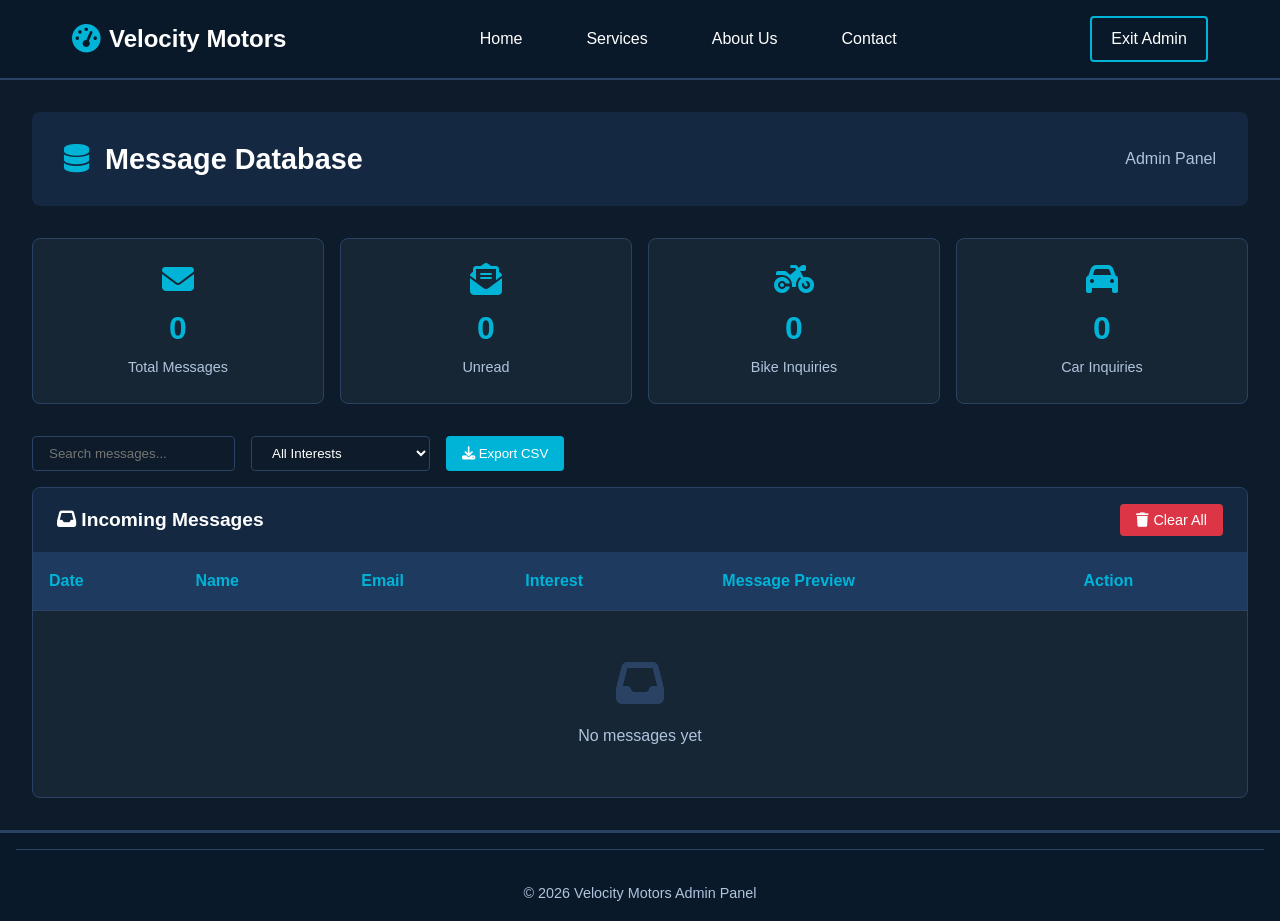
<file: admin.html>
<!DOCTYPE html>
<html lang="en">
<head>
    <meta charset="UTF-8">
    <meta name="viewport" content="width=device-width, initial-scale=1.0">
    <title>Admin - Message Database | Velocity Motors</title>
    <link rel="stylesheet" href="style.css">
    <link rel="stylesheet" href="https://cdnjs.cloudflare.com/ajax/libs/font-awesome/6.4.0/css/all.min.css">
    <style>
        .admin-container {
            max-width: 1400px;
            margin: 0 auto;
            padding: 2rem;
        }

        .admin-header {
            background: var(--primary);
            padding: 1.5rem 2rem;
            border-radius: 8px;
            margin-bottom: 2rem;
            display: flex;
            justify-content: space-between;
            align-items: center;
        }

        .admin-header h1 {
            font-size: 1.8rem;
        }

        .admin-header h1 i {
            color: var(--accent);
            margin-right: 0.5rem;
        }

        .stats-bar {
            display: grid;
            grid-template-columns: repeat(auto-fit, minmax(200px, 1fr));
            gap: 1rem;
            margin-bottom: 2rem;
        }

        .stat-box {
            background: var(--bg-card);
            padding: 1.5rem;
            border-radius: 8px;
            border: 1px solid var(--border);
            text-align: center;
        }

        .stat-box i {
            font-size: 2rem;
            color: var(--accent);
            margin-bottom: 0.5rem;
        }

        .stat-number {
            font-size: 2rem;
            font-weight: bold;
            display: block;
        }

        .stat-label {
            color: var(--text-muted);
            font-size: 0.9rem;
        }

        .messages-table-wrapper {
            background: var(--bg-card);
            border-radius: 8px;
            border: 1px solid var(--border);
            overflow: hidden;
        }

        .table-header {
            padding: 1rem 1.5rem;
            background: var(--primary);
            display: flex;
            justify-content: space-between;
            align-items: center;
        }

        .table-header h2 {
            font-size: 1.2rem;
        }

        .btn-clear {
            padding: 0.5rem 1rem;
            background: #dc3545;
            color: white;
            border: none;
            border-radius: 4px;
            cursor: pointer;
            font-size: 0.9rem;
        }

        .btn-clear:hover {
            background: #c82333;
        }

        .messages-table {
            width: 100%;
            border-collapse: collapse;
        }

        .messages-table th,
        .messages-table td {
            padding: 1rem;
            text-align: left;
            border-bottom: 1px solid var(--border);
        }

        .messages-table th {
            background: var(--primary-light);
            font-weight: 600;
            color: var(--accent);
        }

        .messages-table tr:hover {
            background: var(--primary);
        }

        .messages-table .unread {
            background: rgba(0, 180, 216, 0.1);
        }

        .messages-table .unread td:first-child {
            border-left: 3px solid var(--accent);
        }

        .message-preview {
            max-width: 300px;
            overflow: hidden;
            text-overflow: ellipsis;
            white-space: nowrap;
        }

        .interest-tag {
            display: inline-block;
            padding: 0.2rem 0.6rem;
            background: var(--accent);
            color: white;
            border-radius: 20px;
            font-size: 0.75rem;
        }

        .btn-view-msg {
            padding: 0.4rem 0.8rem;
            background: var(--accent);
            color: white;
            border: none;
            border-radius: 4px;
            cursor: pointer;
        }

        .btn-view-msg:hover {
            background: var(--accent-hover);
        }

        .no-messages {
            text-align: center;
            padding: 3rem;
            color: var(--text-muted);
        }

        .no-messages i {
            font-size: 3rem;
            margin-bottom: 1rem;
            color: var(--border);
        }

        /* Message Modal */
        .modal {
            display: none;
            position: fixed;
            top: 0;
            left: 0;
            right: 0;
            bottom: 0;
            background: rgba(0,0,0,0.8);
            z-index: 10000;
            align-items: center;
            justify-content: center;
        }

        .modal.active {
            display: flex;
        }

        .modal-content {
            background: var(--bg-card);
            border-radius: 8px;
            max-width: 600px;
            width: 90%;
            max-height: 80vh;
            overflow-y: auto;
            border: 1px solid var(--border);
        }

        .modal-header {
            padding: 1.5rem;
            border-bottom: 1px solid var(--border);
            display: flex;
            justify-content: space-between;
            align-items: center;
        }

        .modal-body {
            padding: 1.5rem;
        }

        .modal-row {
            margin-bottom: 1rem;
        }

        .modal-row label {
            display: block;
            color: var(--accent);
            font-size: 0.85rem;
            margin-bottom: 0.3rem;
        }

        .modal-row p {
            color: var(--text-light);
        }

        .modal-message {
            background: var(--bg-dark);
            padding: 1rem;
            border-radius: 4px;
            border: 1px solid var(--border);
        }

        .btn-close {
            background: none;
            border: none;
            color: var(--text-muted);
            font-size: 1.5rem;
            cursor: pointer;
        }

        .btn-close:hover {
            color: var(--accent);
        }

        .filter-bar {
            display: flex;
            gap: 1rem;
            margin-bottom: 1rem;
            flex-wrap: wrap;
        }

        .filter-bar input,
        .filter-bar select {
            padding: 0.5rem 1rem;
            background: var(--bg-dark);
            border: 1px solid var(--border);
            border-radius: 4px;
            color: var(--text-light);
        }

        .btn-export {
            padding: 0.5rem 1rem;
            background: var(--accent);
            color: white;
            border: none;
            border-radius: 4px;
            cursor: pointer;
        }
    </style>
</head>
<body>
    <nav class="navbar">
        <div class="nav-container">
            <div class="logo">
                <i class="fas fa-tachometer-alt"></i>
                <span>Velocity Motors</span>
            </div>
            <ul class="nav-links">
                <li><a href="index.html">Home</a></li>
                <li><a href="services.html">Services</a></li>
                <li><a href="about.html">About Us</a></li>
                <li><a href="contact.html">Contact</a></li>
            </ul>
            <div class="auth-buttons">
                <a href="index.html" class="btn-login">Exit Admin</a>
            </div>
        </div>
    </nav>

    <div class="admin-container">
        <div class="admin-header">
            <h1><i class="fas fa-database"></i> Message Database</h1>
            <span style="color: var(--text-muted);">Admin Panel</span>
        </div>

        <div class="stats-bar">
            <div class="stat-box">
                <i class="fas fa-envelope"></i>
                <span class="stat-number" id="totalMessages">0</span>
                <span class="stat-label">Total Messages</span>
            </div>
            <div class="stat-box">
                <i class="fas fa-envelope-open-text"></i>
                <span class="stat-number" id="unreadMessages">0</span>
                <span class="stat-label">Unread</span>
            </div>
            <div class="stat-box">
                <i class="fas fa-motorcycle"></i>
                <span class="stat-number" id="bikeInquiries">0</span>
                <span class="stat-label">Bike Inquiries</span>
            </div>
            <div class="stat-box">
                <i class="fas fa-car"></i>
                <span class="stat-number" id="carInquiries">0</span>
                <span class="stat-label">Car Inquiries</span>
            </div>
        </div>

        <div class="filter-bar">
            <input type="text" id="searchInput" placeholder="Search messages...">
            <select id="filterInterest">
                <option value="">All Interests</option>
                <option value="motorbike">Motorbike Purchase</option>
                <option value="sports-car">Sports Car Purchase</option>
                <option value="service">Maintenance Service</option>
                <option value="financing">Financing Options</option>
                <option value="trade-in">Trade-In Evaluation</option>
                <option value="other">Other Inquiry</option>
            </select>
            <button class="btn-export" onclick="exportMessages()">
                <i class="fas fa-download"></i> Export CSV
            </button>
        </div>

        <div class="messages-table-wrapper">
            <div class="table-header">
                <h2><i class="fas fa-inbox"></i> Incoming Messages</h2>
                <button class="btn-clear" onclick="clearAllMessages()">
                    <i class="fas fa-trash"></i> Clear All
                </button>
            </div>
            <table class="messages-table" id="messagesTable">
                <thead>
                    <tr>
                        <th>Date</th>
                        <th>Name</th>
                        <th>Email</th>
                        <th>Interest</th>
                        <th>Message Preview</th>
                        <th>Action</th>
                    </tr>
                </thead>
                <tbody id="messagesBody">
                </tbody>
            </table>
            <div class="no-messages" id="noMessages" style="display: none;">
                <i class="fas fa-inbox"></i>
                <p>No messages yet</p>
            </div>
        </div>
    </div>

    <!-- Message Modal -->
    <div class="modal" id="messageModal">
        <div class="modal-content">
            <div class="modal-header">
                <h3>Message Details</h3>
                <button class="btn-close" onclick="closeModal()">&times;</button>
            </div>
            <div class="modal-body" id="modalBody">
            </div>
        </div>
    </div>

    <footer class="footer footer-simple">
        <div class="footer-bottom">
            <p>&copy; 2026 Velocity Motors Admin Panel</p>
        </div>
    </footer>

    <script>
        let allMessages = [];

        function loadMessages() {
            allMessages = JSON.parse(localStorage.getItem('velocityMessages') || '[]');
            updateStats();
            renderMessages(allMessages);
        }

        function updateStats() {
            document.getElementById('totalMessages').textContent = allMessages.length;
            document.getElementById('unreadMessages').textContent = allMessages.filter(m => !m.read).length;
            document.getElementById('bikeInquiries').textContent = allMessages.filter(m =>
                m.interest === 'motorbike' || m.interest === 'service'
            ).length;
            document.getElementById('carInquiries').textContent = allMessages.filter(m =>
                m.interest === 'sports-car' || m.interest === 'trade-in'
            ).length;
        }

        function renderMessages(messages) {
            const tbody = document.getElementById('messagesBody');
            const noMessages = document.getElementById('noMessages');

            if (messages.length === 0) {
                tbody.innerHTML = '';
                noMessages.style.display = 'block';
                return;
            }

            noMessages.style.display = 'none';
            tbody.innerHTML = messages.map(msg => `
                <tr class="${msg.read ? '' : 'unread'}">
                    <td>${msg.date}</td>
                    <td>${msg.firstName} ${msg.lastName}</td>
                    <td>${msg.email}</td>
                    <td>${formatInterest(msg.interest)}</td>
                    <td class="message-preview" title="${msg.message || 'No message'}">${msg.message || 'No message'}</td>
                    <td>
                        <button class="btn-view-msg" onclick="viewMessage(${msg.id})">
                            <i class="fas fa-eye"></i> View
                        </button>
                    </td>
                </tr>
            `).join('');
        }

        function formatInterest(interest) {
            const labels = {
                'motorbike': 'Motorbike',
                'sports-car': 'Sports Car',
                'service': 'Service',
                'financing': 'Financing',
                'trade-in': 'Trade-In',
                'other': 'Other'
            };
            return `<span class="interest-tag">${labels[interest] || 'General'}</span>`;
        }

        function viewMessage(id) {
            const msg = allMessages.find(m => m.id === id);
            if (!msg) return;

            // Mark as read
            msg.read = true;
            localStorage.setItem('velocityMessages', JSON.stringify(allMessages));
            updateStats();
            filterMessages();

            const modalBody = document.getElementById('modalBody');
            modalBody.innerHTML = `
                <div class="modal-row">
                    <label>From</label>
                    <p><strong>${msg.firstName} ${msg.lastName}</strong> (${msg.email})</p>
                </div>
                <div class="modal-row">
                    <label>Phone</label>
                    <p>${msg.phone || 'Not provided'}</p>
                </div>
                <div class="modal-row">
                    <label>Interest</label>
                    <p>${formatInterest(msg.interest)}</p>
                </div>
                <div class="modal-row">
                    <label>Received</label>
                    <p>${msg.date}</p>
                </div>
                <div class="modal-row">
                    <label>Message</label>
                    <div class="modal-message">
                        <p>${msg.message || 'No message content'}</p>
                    </div>
                </div>
                <div class="modal-row">
                    <label>Newsletter Subscription</label>
                    <p>${msg.newsletter ? '<i class="fas fa-check" style="color: var(--accent);"></i> Subscribed' : 'Not subscribed'}</p>
                </div>
                <div style="margin-top: 1.5rem; text-align: right;">
                    <a href="mailto:${msg.email}" class="btn-login" style="margin-right: 0.5rem;">
                        <i class="fas fa-reply"></i> Reply via Email
                    </a>
                    <button class="btn-clear" onclick="deleteMessage(${msg.id}); closeModal();">
                        <i class="fas fa-trash"></i> Delete
                    </button>
                </div>
            `;

            document.getElementById('messageModal').classList.add('active');
        }

        function closeModal() {
            document.getElementById('messageModal').classList.remove('active');
        }

        function deleteMessage(id) {
            allMessages = allMessages.filter(m => m.id !== id);
            localStorage.setItem('velocityMessages', JSON.stringify(allMessages));
            updateStats();
            filterMessages();
            showToast('Message deleted', 'info');
        }

        function clearAllMessages() {
            if (confirm('Are you sure you want to delete ALL messages? This cannot be undone.')) {
                localStorage.removeItem('velocityMessages');
                allMessages = [];
                updateStats();
                renderMessages([]);
                showToast('All messages cleared', 'success');
            }
        }

        function filterMessages() {
            const search = document.getElementById('searchInput').value.toLowerCase();
            const interest = document.getElementById('filterInterest').value;

            let filtered = allMessages;

            if (search) {
                filtered = filtered.filter(m =>
                    m.firstName.toLowerCase().includes(search) ||
                    m.lastName.toLowerCase().includes(search) ||
                    m.email.toLowerCase().includes(search) ||
                    (m.message && m.message.toLowerCase().includes(search))
                );
            }

            if (interest) {
                filtered = filtered.filter(m => m.interest === interest);
            }

            renderMessages(filtered);
        }

        function exportMessages() {
            if (allMessages.length === 0) {
                showToast('No messages to export', 'error');
                return;
            }

            const csv = [
                ['Date', 'First Name', 'Last Name', 'Email', 'Phone', 'Interest', 'Message', 'Newsletter'].join(','),
                ...allMessages.map(m => [
                    m.date,
                    m.firstName,
                    m.lastName,
                    m.email,
                    m.phone || '',
                    m.interest,
                    `"${(m.message || '').replace(/"/g, '""')}"`,
                    m.newsletter ? 'Yes' : 'No'
                ].join(','))
            ].join('\n');

            const blob = new Blob([csv], { type: 'text/csv' });
            const url = URL.createObjectURL(blob);
            const a = document.createElement('a');
            a.href = url;
            a.download = `velocity-messages-${new Date().toISOString().split('T')[0]}.csv`;
            a.click();
            URL.revokeObjectURL(url);

            showToast('Messages exported successfully', 'success');
        }

        function showToast(text, type) {
            const toast = document.createElement('div');
            toast.style.cssText = `
                position: fixed;
                top: 100px;
                right: 20px;
                padding: 1rem 1.5rem;
                border-radius: 4px;
                color: white;
                font-weight: 500;
                z-index: 10001;
                animation: slideIn 0.3s ease;
                background: ${type === 'success' ? '#28a745' : type === 'error' ? '#dc3545' : '#17a2b8'};
            `;
            toast.textContent = text;
            document.body.appendChild(toast);
            setTimeout(() => toast.remove(), 3000);
        }

        // Event listeners
        document.getElementById('searchInput').addEventListener('input', filterMessages);
        document.getElementById('filterInterest').addEventListener('change', filterMessages);

        // Close modal on outside click
        document.getElementById('messageModal').addEventListener('click', (e) => {
            if (e.target.classList.contains('modal')) closeModal();
        });

        // Load messages on page load
        loadMessages();
    </script>
</body>
</html>
</file>
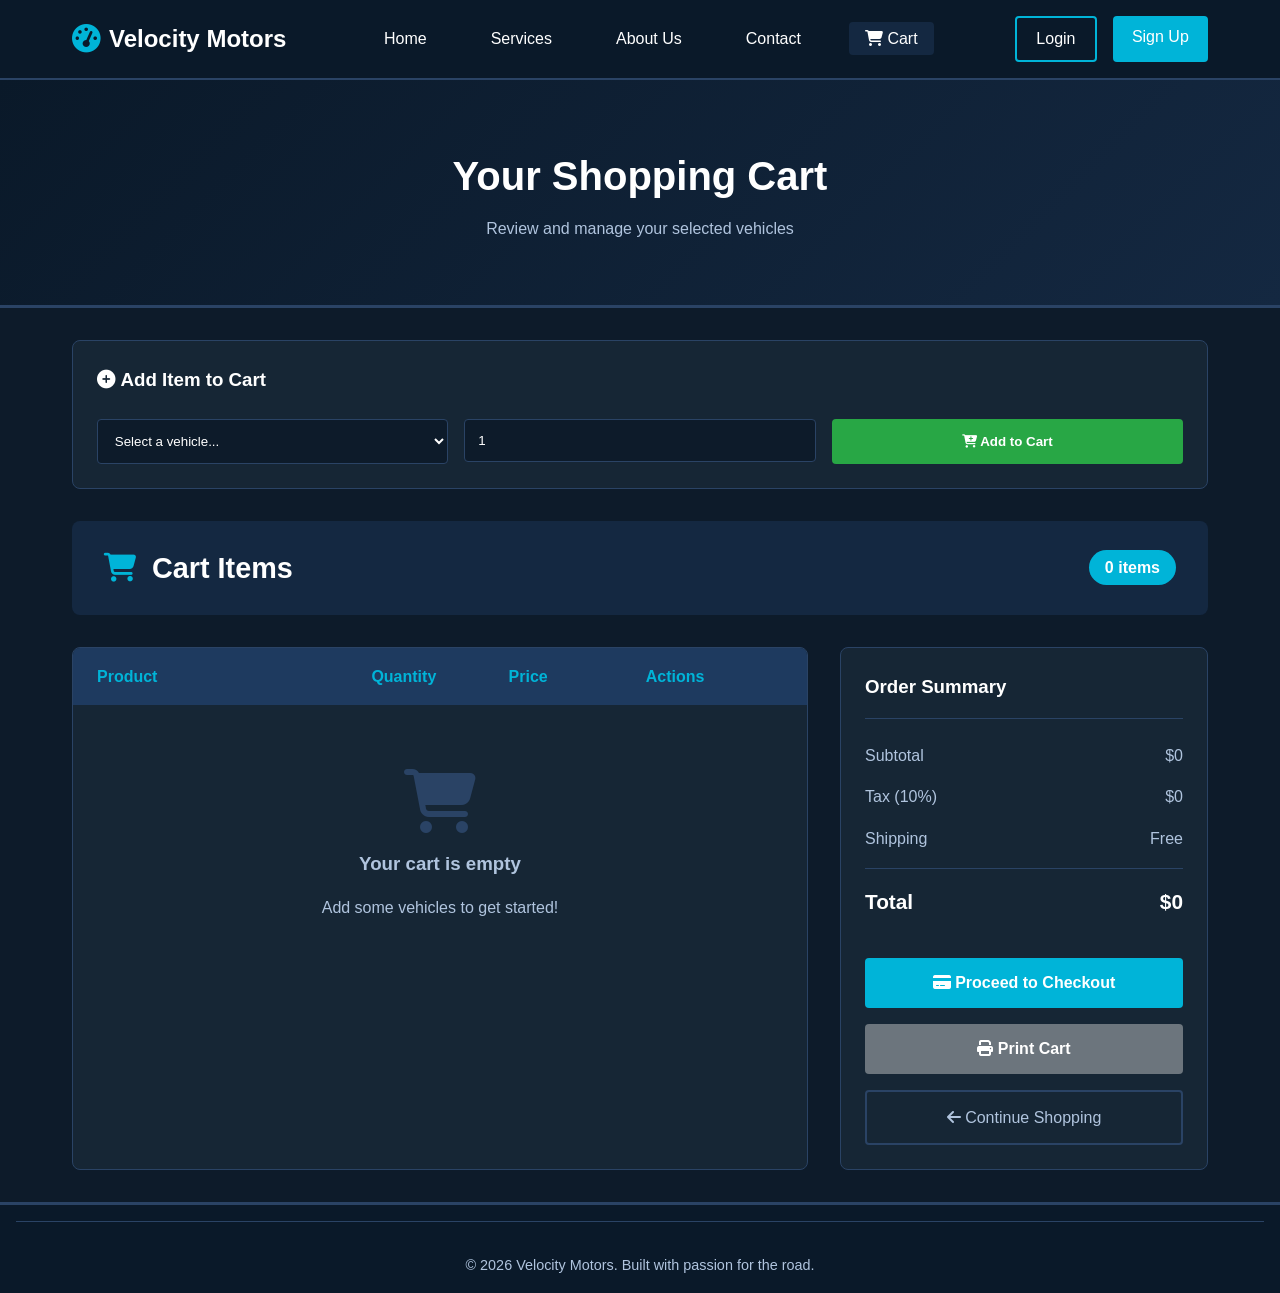
<file: cart.html>
<!DOCTYPE html>
<html lang="en">
<head>
    <meta charset="UTF-8">
    <meta name="viewport" content="width=device-width, initial-scale=1.0">
    <title>Shopping Cart - Velocity Motors</title>
    <link rel="stylesheet" href="style.css">
    <link rel="stylesheet" href="https://cdnjs.cloudflare.com/ajax/libs/font-awesome/6.4.0/css/all.min.css">
    <style>
        .cart-container {
            max-width: 1200px;
            margin: 0 auto;
            padding: 2rem;
        }

        .cart-header {
            background: var(--primary);
            padding: 1.5rem 2rem;
            border-radius: 8px;
            margin-bottom: 2rem;
            display: flex;
            justify-content: space-between;
            align-items: center;
        }

        .cart-header h1 {
            font-size: 1.8rem;
        }

        .cart-header h1 i {
            color: var(--accent);
            margin-right: 0.5rem;
        }

        .cart-count {
            background: var(--accent);
            color: white;
            padding: 0.3rem 1rem;
            border-radius: 20px;
            font-weight: bold;
        }

        .cart-content {
            display: grid;
            grid-template-columns: 2fr 1fr;
            gap: 2rem;
        }

        .cart-items-section {
            background: var(--bg-card);
            border-radius: 8px;
            border: 1px solid var(--border);
            overflow: hidden;
        }

        .cart-items-header {
            padding: 1rem 1.5rem;
            background: var(--primary-light);
            display: grid;
            grid-template-columns: 2fr 1fr 1fr 1fr;
            font-weight: 600;
            color: var(--accent);
        }

        .cart-item {
            padding: 1.5rem;
            border-bottom: 1px solid var(--border);
            display: grid;
            grid-template-columns: 2fr 1fr 1fr 1fr;
            align-items: center;
        }

        .cart-item:last-child {
            border-bottom: none;
        }

        .item-info {
            display: flex;
            align-items: center;
            gap: 1rem;
        }

        .item-image {
            width: 80px;
            height: 60px;
            border-radius: 4px;
            overflow: hidden;
            border: 1px solid var(--border);
        }

        .item-image img {
            width: 100%;
            height: 100%;
            object-fit: cover;
        }

        .item-details h4 {
            margin-bottom: 0.3rem;
        }

        .item-category {
            color: var(--text-muted);
            font-size: 0.85rem;
        }

        .quantity-control {
            display: flex;
            align-items: center;
            gap: 0.5rem;
        }

        .qty-btn {
            width: 30px;
            height: 30px;
            border: 1px solid var(--border);
            background: var(--bg-dark);
            color: var(--text-light);
            border-radius: 4px;
            cursor: pointer;
            transition: all 0.3s;
        }

        .qty-btn:hover {
            background: var(--accent);
            border-color: var(--accent);
        }

        .qty-value {
            width: 40px;
            text-align: center;
            font-weight: bold;
        }

        .item-price {
            font-weight: bold;
            color: var(--accent);
        }

        .item-actions {
            display: flex;
            gap: 0.5rem;
        }

        .btn-action {
            width: 35px;
            height: 35px;
            border: none;
            border-radius: 4px;
            cursor: pointer;
            transition: all 0.3s;
        }

        .btn-edit {
            background: #ffc107;
            color: #000;
        }

        .btn-edit:hover {
            background: #e0a800;
        }

        .btn-delete {
            background: #dc3545;
            color: white;
        }

        .btn-delete:hover {
            background: #c82333;
        }

        .btn-print {
            background: #6c757d;
            color: white;
        }

        .btn-print:hover {
            background: #5a6268;
        }

        .btn-remove {
            background: #dc3545;
            color: white;
        }

        .btn-remove:hover {
            background: #c82333;
        }

        .cart-summary {
            background: var(--bg-card);
            border-radius: 8px;
            border: 1px solid var(--border);
            padding: 1.5rem;
            height: fit-content;
        }

        .cart-summary h3 {
            margin-bottom: 1.5rem;
            padding-bottom: 1rem;
            border-bottom: 1px solid var(--border);
        }

        .summary-row {
            display: flex;
            justify-content: space-between;
            margin-bottom: 1rem;
            color: var(--text-muted);
        }

        .summary-row.total {
            font-size: 1.3rem;
            font-weight: bold;
            color: var(--text-light);
            padding-top: 1rem;
            border-top: 1px solid var(--border);
        }

        .btn-checkout {
            width: 100%;
            padding: 1rem;
            background: var(--accent);
            color: white;
            border: none;
            border-radius: 4px;
            font-size: 1rem;
            font-weight: bold;
            cursor: pointer;
            margin-top: 1.5rem;
            transition: all 0.3s;
        }

        .btn-checkout:hover {
            background: var(--accent-hover);
        }

        .btn-continue {
            display: block;
            text-align: center;
            padding: 0.8rem;
            background: transparent;
            border: 2px solid var(--border);
            color: var(--text-muted);
            border-radius: 4px;
            margin-top: 1rem;
            text-decoration: none;
        }

        .btn-continue:hover {
            border-color: var(--accent);
            color: var(--accent);
        }

        .empty-cart {
            text-align: center;
            padding: 4rem;
            color: var(--text-muted);
        }

        .empty-cart i {
            font-size: 4rem;
            margin-bottom: 1rem;
            color: var(--border);
        }

        .empty-cart h3 {
            margin-bottom: 1rem;
        }

        /* Add Item Form */
        .add-item-section {
            background: var(--bg-card);
            border-radius: 8px;
            border: 1px solid var(--border);
            padding: 1.5rem;
            margin-bottom: 2rem;
        }

        .add-item-section h3 {
            margin-bottom: 1.5rem;
        }

        .add-item-form {
            display: grid;
            grid-template-columns: repeat(auto-fit, minmax(200px, 1fr));
            gap: 1rem;
        }

        .add-item-form .form-group {
            margin-bottom: 0;
        }

        .add-item-form input,
        .add-item-form select {
            width: 100%;
            padding: 0.8rem;
            background: var(--bg-dark);
            border: 1px solid var(--border);
            border-radius: 4px;
            color: var(--text-light);
        }

        .btn-add {
            padding: 0.8rem 1.5rem;
            background: #28a745;
            color: white;
            border: none;
            border-radius: 4px;
            cursor: pointer;
            font-weight: bold;
            transition: all 0.3s;
        }

        .btn-add:hover {
            background: #218838;
        }

        /* Edit Modal */
        .modal {
            display: none;
            position: fixed;
            top: 0;
            left: 0;
            right: 0;
            bottom: 0;
            background: rgba(0,0,0,0.8);
            z-index: 10000;
            align-items: center;
            justify-content: center;
        }

        .modal.active {
            display: flex;
        }

        .modal-content {
            background: var(--bg-card);
            border-radius: 8px;
            max-width: 500px;
            width: 90%;
            border: 1px solid var(--border);
        }

        .modal-header {
            padding: 1.5rem;
            border-bottom: 1px solid var(--border);
            display: flex;
            justify-content: space-between;
            align-items: center;
        }

        .modal-body {
            padding: 1.5rem;
        }

        .modal-footer {
            padding: 1rem 1.5rem;
            border-top: 1px solid var(--border);
            display: flex;
            gap: 1rem;
            justify-content: flex-end;
        }

        .btn-close {
            background: none;
            border: none;
            color: var(--text-muted);
            font-size: 1.5rem;
            cursor: pointer;
        }

        .btn-close:hover {
            color: var(--accent);
        }

        .btn-save {
            padding: 0.6rem 1.2rem;
            background: var(--accent);
            color: white;
            border: none;
            border-radius: 4px;
            cursor: pointer;
        }

        .btn-cancel {
            padding: 0.6rem 1.2rem;
            background: transparent;
            border: 1px solid var(--border);
            color: var(--text-muted);
            border-radius: 4px;
            cursor: pointer;
        }

        @media (max-width: 768px) {
            .cart-content {
                grid-template-columns: 1fr;
            }

            .cart-items-header,
            .cart-item {
                grid-template-columns: 1fr;
                gap: 1rem;
            }

            .item-actions {
                justify-content: flex-start;
            }
        }
    </style>
</head>
<body>
    <nav class="navbar">
        <div class="nav-container">
            <div class="logo">
                <i class="fas fa-tachometer-alt"></i>
                <span>Velocity Motors</span>
            </div>
            <ul class="nav-links">
                <li><a href="index.html">Home</a></li>
                <li><a href="services.html">Services</a></li>
                <li><a href="about.html">About Us</a></li>
                <li><a href="contact.html">Contact</a></li>
                <li><a href="cart.html" class="active"><i class="fas fa-shopping-cart"></i> Cart</a></li>
            </ul>
            <div class="auth-buttons" id="authButtons">
                <a href="login.html" class="btn-login">Login</a>
                <a href="signup.html" class="btn-signup">Sign Up</a>
            </div>
            <div class="user-menu" id="userMenu" style="display: none;">
                <span id="userName"></span>
                <button onclick="logout()" class="btn-logout">Logout</button>
            </div>
        </div>
    </nav>

    <header class="page-header">
        <h1>Your Shopping Cart</h1>
        <p>Review and manage your selected vehicles</p>
    </header>

    <div class="cart-container">
        <!-- Add Item Section -->
        <div class="add-item-section">
            <h3><i class="fas fa-plus-circle"></i> Add Item to Cart</h3>
            <form class="add-item-form" id="addItemForm">
                <div class="form-group">
                    <select id="itemSelect" required>
                        <option value="">Select a vehicle...</option>
                        <option value="Yamaha R1|17999|https://images.unsplash.com/photo-1568772585407-9361f9bf3a87?w=100">Yamaha R1 - $17,999</option>
                        <option value="Porsche 911 GT3|169900|https://images.unsplash.com/photo-1503376763036-066120622c74?w=100">Porsche 911 GT3 - $169,900</option>
                        <option value="Adventure Mountain Bike|8500|bike 🚲 mountain in india background i.jfif">Adventure Mountain Bike - $8,500</option>
                        <option value="Lamborghini Huracan|248000|https://images.unsplash.com/photo-1544636331-e26879cd4d9b?w=100">Lamborghini Huracan - $248,000</option>
                        <option value="Ducati Panigale V4|23995|https://images.unsplash.com/photo-1615172282420-4f81bf5f1748?w=100">Ducati Panigale V4 - $23,995</option>
                        <option value="BMW M4 Competition|78800|https://images.unsplash.com/photo-1580273916550-e323be2ae537?w=100">BMW M4 Competition - $78,800</option>
                        <option value="Kawasaki Ninja ZX-10R|16599|https://images.unsplash.com/photo-1568708162-67d4fccafef2?w=100">Kawasaki Ninja ZX-10R - $16,599</option>
                        <option value="Ferrari F8 Tributo|276000|https://images.unsplash.com/photo-1503376763036-066120622c74?w=100">Ferrari F8 Tributo - $276,000</option>
                        <option value="Indian Chief Dark Horse|18499|https://images.unsplash.com/photo-1558981403-c5f9899a28bc?w=100">Indian Chief Dark Horse - $18,499</option>
                        <option value="McLaren 720S|299000|https://images.unsplash.com/photo-1542362567-b07e54358753?w=100">McLaren 720S - $299,000</option>
                        <option value="Suzuki GSX-R1000|15899|https://images.unsplash.com/photo-1591637333184-19aa84b3e01c?w=100">Suzuki GSX-R1000 - $15,899</option>
                        <option value="Audi R8 V10|142700|https://images.unsplash.com/photo-1603584173870-7f23fdae1b7a?w=100">Audi R8 V10 - $142,700</option>
                        <option value="Triumph Street Triple|10500|https://images.unsplash.com/photo-1568772585407-9361f9bf3a87?w=100">Triumph Street Triple - $10,500</option>
                        <option value="Honda CBR1000RR-R|28500|https://images.unsplash.com/photo-1449426468159-d96dbf08f19f?w=100">Honda CBR1000RR-R - $28,500</option>
                        <option value="Chevrolet Corvette Z06|106000|https://images.unsplash.com/photo-1503376763036-066120622c74?w=100">Chevrolet Corvette Z06 - $106,000</option>
                    </select>
                </div>
                <div class="form-group">
                    <input type="number" id="itemQty" placeholder="Quantity" min="1" value="1" required>
                </div>
                <button type="submit" class="btn-add">
                    <i class="fas fa-cart-plus"></i> Add to Cart
                </button>
            </form>
        </div>

        <div class="cart-header">
            <h1><i class="fas fa-shopping-cart"></i> Cart Items</h1>
            <span class="cart-count" id="cartCount">0 items</span>
        </div>

        <div class="cart-content">
            <div class="cart-items-section">
                <div class="cart-items-header">
                    <span>Product</span>
                    <span>Quantity</span>
                    <span>Price</span>
                    <span>Actions</span>
                </div>
                <div id="cartItems">
                    <!-- Cart items will be loaded here -->
                </div>
            </div>

            <div class="cart-summary">
                <h3>Order Summary</h3>
                <div class="summary-row">
                    <span>Subtotal</span>
                    <span id="subtotal">$0</span>
                </div>
                <div class="summary-row">
                    <span>Tax (10%)</span>
                    <span id="tax">$0</span>
                </div>
                <div class="summary-row">
                    <span>Shipping</span>
                    <span>Free</span>
                </div>
                <div class="summary-row total">
                    <span>Total</span>
                    <span id="total">$0</span>
                </div>
                <button class="btn-checkout" onclick="checkout()">
                    <i class="fas fa-credit-card"></i> Proceed to Checkout
                </button>
                <button class="btn-print" onclick="printCart()" style="width: 100%; padding: 1rem; margin-top: 1rem; border: none; border-radius: 4px; cursor: pointer; font-size: 1rem; font-weight: bold;">
                    <i class="fas fa-print"></i> Print Cart
                </button>
                <a href="index.html" class="btn-continue">
                    <i class="fas fa-arrow-left"></i> Continue Shopping
                </a>
            </div>
        </div>
    </div>

    <!-- Edit Modal -->
    <div class="modal" id="editModal">
        <div class="modal-content">
            <div class="modal-header">
                <h3>Edit Item</h3>
                <button class="btn-close" onclick="closeEditModal()">&times;</button>
            </div>
            <div class="modal-body">
                <div class="form-group">
                    <label>Vehicle</label>
                    <input type="text" id="editName" readonly style="background: var(--primary); cursor: not-allowed;">
                </div>
                <div class="form-group">
                    <label>Quantity</label>
                    <input type="number" id="editQty" min="1" required>
                </div>
                <div class="form-group">
                    <label>Unit Price</label>
                    <input type="text" id="editPrice" readonly style="background: var(--primary); cursor: not-allowed;">
                </div>
            </div>
            <div class="modal-footer">
                <button class="btn-cancel" onclick="closeEditModal()">Cancel</button>
                <button class="btn-save" onclick="saveEdit()">Save Changes</button>
            </div>
        </div>
    </div>

    <footer class="footer footer-simple">
        <div class="footer-bottom">
            <p>&copy; 2026 Velocity Motors. Built with passion for the road.</p>
        </div>
    </footer>

    <script src="script.js"></script>
    <script>
        let cart = [];
        let editingItemId = null;

        function loadCart() {
            cart = JSON.parse(localStorage.getItem('velocityCart') || '[]');
            renderCart();
        }

        function saveCart() {
            localStorage.setItem('velocityCart', JSON.stringify(cart));
            renderCart();
        }

        function renderCart() {
            const container = document.getElementById('cartItems');
            const countBadge = document.getElementById('cartCount');

            if (cart.length === 0) {
                container.innerHTML = `
                    <div class="empty-cart">
                        <i class="fas fa-shopping-cart"></i>
                        <h3>Your cart is empty</h3>
                        <p>Add some vehicles to get started!</p>
                    </div>
                `;
                countBadge.textContent = '0 items';
                updateSummary();
                return;
            }

            let totalItems = 0;
            container.innerHTML = cart.map(item => {
                totalItems += item.qty;
                return `
                    <div class="cart-item">
                        <div class="item-info">
                            <div class="item-image">
                                <img src="${item.image}" alt="${item.name}">
                            </div>
                            <div class="item-details">
                                <h4>${item.name}</h4>
                                <span class="item-category">Vehicle</span>
                            </div>
                        </div>
                        <div class="quantity-control">
                            <button class="qty-btn" onclick="updateQty(${item.id}, -1)">-</button>
                            <span class="qty-value">${item.qty}</span>
                            <button class="qty-btn" onclick="updateQty(${item.id}, 1)">+</button>
                        </div>
                        <div class="item-price">$${(item.price * item.qty).toLocaleString()}</div>
                        <div class="item-actions">
                            <button class="btn-action btn-edit" onclick="openEditModal(${item.id})" title="Edit">
                                <i class="fas fa-edit"></i> Edit
                            </button>
                            <button class="btn-action btn-remove" onclick="deleteItem(${item.id})" title="Remove">
                                <i class="fas fa-trash"></i> Remove
                            </button>
                        </div>
                    </div>
                `;
            }).join('');

            countBadge.textContent = `${totalItems} item${totalItems !== 1 ? 's' : ''}`;
            updateSummary();
        }

        function updateSummary() {
            const subtotal = cart.reduce((sum, item) => sum + (item.price * item.qty), 0);
            const tax = subtotal * 0.10;
            const total = subtotal + tax;

            document.getElementById('subtotal').textContent = `$${subtotal.toLocaleString()}`;
            document.getElementById('tax').textContent = `$${tax.toLocaleString()}`;
            document.getElementById('total').textContent = `$${total.toLocaleString()}`;
        }

        // Add item
        document.getElementById('addItemForm').addEventListener('submit', function(e) {
            e.preventDefault();

            const select = document.getElementById('itemSelect');
            const qty = parseInt(document.getElementById('itemQty').value);
            const [name, price, image] = select.value.split('|');

            const newItem = {
                id: Date.now(),
                name: name,
                price: parseInt(price),
                qty: qty,
                image: image
            };

            cart.push(newItem);
            saveCart();

            // Reset form
            select.value = '';
            document.getElementById('itemQty').value = '1';

            showMessage('Item added to cart!', 'success');
        });

        // Update quantity
        function updateQty(id, change) {
            const item = cart.find(i => i.id === id);
            if (!item) return;

            item.qty += change;
            if (item.qty < 1) {
                deleteItem(id);
                return;
            }
            saveCart();
        }

        // Delete item
        function deleteItem(id) {
            if (confirm('Are you sure you want to remove this item?')) {
                cart = cart.filter(i => i.id !== id);
                saveCart();
                showMessage('Item removed from cart', 'info');
            }
        }

        // Edit modal
        function openEditModal(id) {
            const item = cart.find(i => i.id === id);
            if (!item) return;

            editingItemId = id;
            document.getElementById('editName').value = item.name;
            document.getElementById('editQty').value = item.qty;
            document.getElementById('editPrice').value = `$${item.price.toLocaleString()}`;
            document.getElementById('editModal').classList.add('active');
        }

        function closeEditModal() {
            document.getElementById('editModal').classList.remove('active');
            editingItemId = null;
        }

        function saveEdit() {
            const item = cart.find(i => i.id === editingItemId);
            if (!item) return;

            const newQty = parseInt(document.getElementById('editQty').value);
            if (newQty < 1) {
                showMessage('Quantity must be at least 1', 'error');
                return;
            }

            item.qty = newQty;
            saveCart();
            closeEditModal();
            showMessage('Cart updated successfully', 'success');
        }

        // Checkout
        function checkout() {
            if (cart.length === 0) {
                showMessage('Your cart is empty!', 'error');
                return;
            }
            showMessage('Proceeding to checkout...', 'success');
            // In a real app, this would redirect to a checkout page
        }

        // Print Cart
        function printCart() {
            if (cart.length === 0) {
                showMessage('Your cart is empty! Nothing to print.', 'error');
                return;
            }

            const printWindow = window.open('', '_blank');
            const subtotal = cart.reduce((sum, item) => sum + (item.price * item.qty), 0);
            const tax = subtotal * 0.10;
            const total = subtotal + tax;

            const printContent = `
                <!DOCTYPE html>
                <html>
                <head>
                    <title>Velocity Motors - Cart Receipt</title>
                    <style>
                        body { font-family: Arial, sans-serif; padding: 20px; max-width: 800px; margin: 0 auto; }
                        h1 { color: #00b4d8; border-bottom: 2px solid #00b4d8; padding-bottom: 10px; }
                        table { width: 100%; border-collapse: collapse; margin: 20px 0; }
                        th, td { padding: 12px; text-align: left; border-bottom: 1px solid #ddd; }
                        th { background: #0a1929; color: #00b4d8; }
                        .total-section { margin-top: 30px; text-align: right; }
                        .total-row { font-size: 1.2em; font-weight: bold; margin: 10px 0; }
                        .grand-total { font-size: 1.5em; color: #00b4d8; }
                        .header-info { margin-bottom: 20px; color: #666; }
                        @media print {
                            body { print-color-adjust: exact; -webkit-print-color-adjust: exact; }
                        }
                    </style>
                </head>
                <body>
                    <h1><i class="fas fa-tachometer-alt"></i> VELOCITY MOTORS</h1>
                    <div class="header-info">
                        <p><strong>Date:</strong> ${new Date().toLocaleString()}</p>
                        <p><strong>Cart Summary</strong></p>
                    </div>
                    <table>
                        <thead>
                            <tr>
                                <th>Vehicle</th>
                                <th>Quantity</th>
                                <th>Unit Price</th>
                                <th>Total</th>
                            </tr>
                        </thead>
                        <tbody>
                            ${cart.map(item => `
                                <tr>
                                    <td>${item.name}</td>
                                    <td>${item.qty}</td>
                                    <td>$${item.price.toLocaleString()}</td>
                                    <td>$${(item.price * item.qty).toLocaleString()}</td>
                                </tr>
                            `).join('')}
                        </tbody>
                    </table>
                    <div class="total-section">
                        <div class="total-row">Subtotal: $${subtotal.toLocaleString()}</div>
                        <div class="total-row">Tax (10%): $${tax.toLocaleString()}</div>
                        <div class="total-row grand-total">Total: $${total.toLocaleString()}</div>
                    </div>
                    <div style="margin-top: 40px; text-align: center; color: #666; font-size: 0.9em;">
                        <p>Thank you for shopping with Velocity Motors!</p>
                        <p>Contact: velocitymotors@gmail.com | +250 736 742 589</p>
                    </div>
                </body>
                </html>
            `;

            printWindow.document.write(printContent);
            printWindow.document.close();
            printWindow.focus();
            setTimeout(() => {
                printWindow.print();
            }, 250);

            showMessage('Cart sent to printer!', 'success');
        }

        // Load cart on page load
        loadCart();

        // Close modal on outside click
        document.getElementById('editModal').addEventListener('click', (e) => {
            if (e.target.classList.contains('modal')) closeEditModal();
        });
    </script>
</body>
</html>
</file>
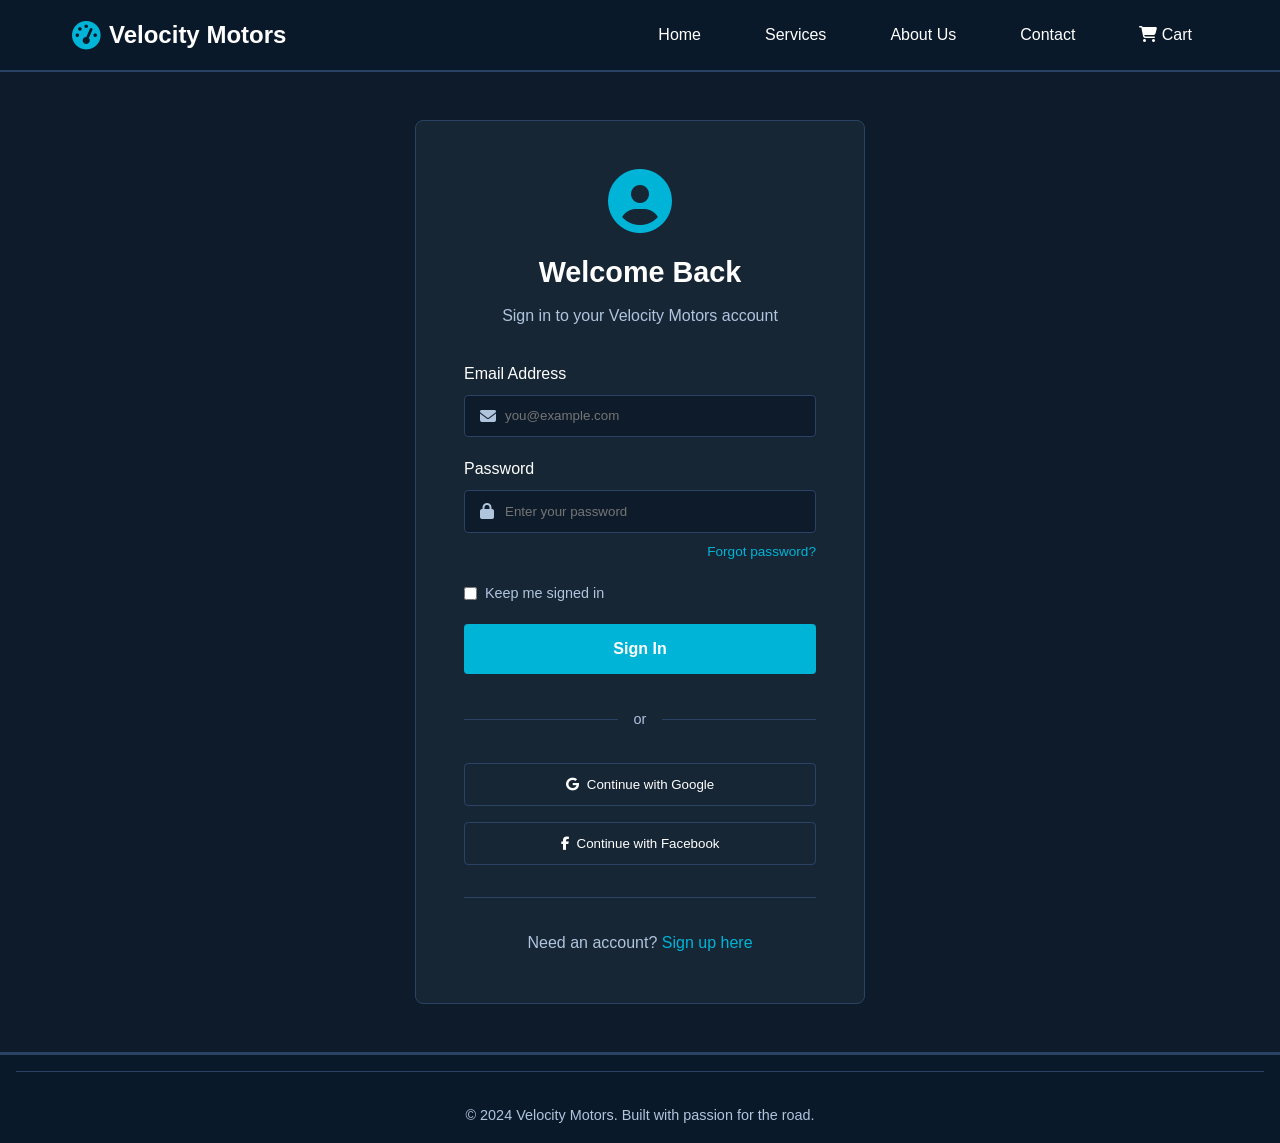
<file: login.html>
<!DOCTYPE html>
<html lang="en">
<head>
    <meta charset="UTF-8">
    <meta name="viewport" content="width=device-width, initial-scale=1.0">
    <title>Login - Velocity Motors</title>
    <link rel="stylesheet" href="style.css">
    <link rel="stylesheet" href="https://cdnjs.cloudflare.com/ajax/libs/font-awesome/6.4.0/css/all.min.css">
</head>
<body class="auth-page">
    <nav class="navbar">
        <div class="nav-container">
            <div class="logo">
                <i class="fas fa-tachometer-alt"></i>
                <span>Velocity Motors</span>
            </div>
            <ul class="nav-links">
                <li><a href="index.html">Home</a></li>
                <li><a href="services.html">Services</a></li>
                <li><a href="about.html">About Us</a></li>
                <li><a href="contact.html">Contact</a></li>
                <li><a href="cart.html"><i class="fas fa-shopping-cart"></i> Cart</a></li>
            </ul>
        </div>
    </nav>

    <div class="auth-container">
        <div class="auth-box">
            <div class="auth-header">
                <i class="fas fa-user-circle"></i>
                <h1>Welcome Back</h1>
                <p>Sign in to your Velocity Motors account</p>
            </div>

            <form id="loginForm" class="auth-form">
                <div class="form-group">
                    <label for="email">Email Address</label>
                    <div class="input-with-icon">
                        <i class="fas fa-envelope"></i>
                        <input type="email" id="email" name="email" placeholder="you@example.com" required>
                    </div>
                </div>

                <div class="form-group">
                    <label for="password">Password</label>
                    <div class="input-with-icon">
                        <i class="fas fa-lock"></i>
                        <input type="password" id="password" name="password" placeholder="Enter your password" required>
                    </div>
                    <a href="#" class="forgot-password">Forgot password?</a>
                </div>

                <div class="form-group checkbox-group">
                    <input type="checkbox" id="remember" name="remember">
                    <label for="remember">Keep me signed in</label>
                </div>

                <button type="submit" class="btn-auth">Sign In</button>
            </form>

            <div class="auth-divider">
                <span>or</span>
            </div>

            <div class="social-login">
                <button class="btn-social btn-google">
                    <i class="fab fa-google"></i> Continue with Google
                </button>
                <button class="btn-social btn-facebook">
                    <i class="fab fa-facebook-f"></i> Continue with Facebook
                </button>
            </div>

            <div class="auth-footer">
                <p>Need an account? <a href="signup.html">Sign up here</a></p>
            </div>
        </div>
    </div>

    <footer class="footer footer-simple">
        <div class="footer-bottom">
            <p>&copy; 2024 Velocity Motors. Built with passion for the road.</p>
        </div>
    </footer>

    <script src="script.js"></script>
</body>
</html>
</file>
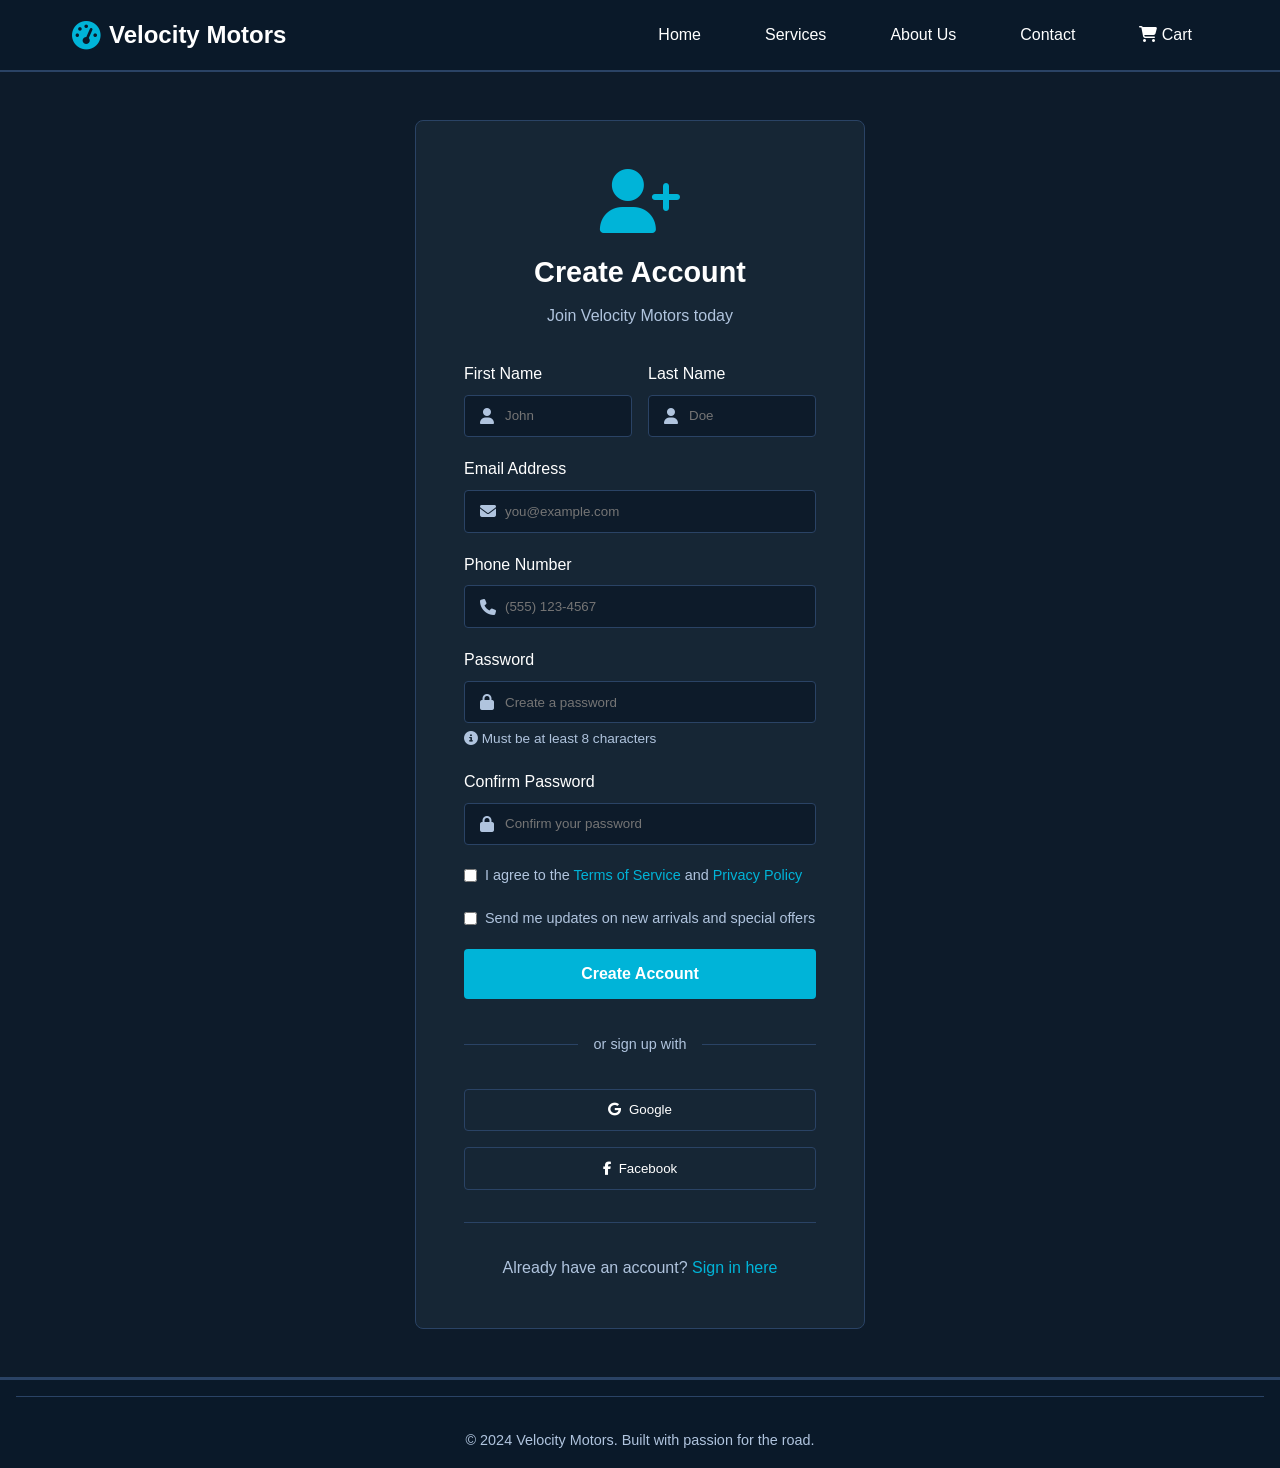
<file: signup.html>
<!DOCTYPE html>
<html lang="en">
<head>
    <meta charset="UTF-8">
    <meta name="viewport" content="width=device-width, initial-scale=1.0">
    <title>Sign Up - Velocity Motors</title>
    <link rel="stylesheet" href="style.css">
    <link rel="stylesheet" href="https://cdnjs.cloudflare.com/ajax/libs/font-awesome/6.4.0/css/all.min.css">
</head>
<body class="auth-page">
    <nav class="navbar">
        <div class="nav-container">
            <div class="logo">
                <i class="fas fa-tachometer-alt"></i>
                <span>Velocity Motors</span>
            </div>
            <ul class="nav-links">
                <li><a href="index.html">Home</a></li>
                <li><a href="services.html">Services</a></li>
                <li><a href="about.html">About Us</a></li>
                <li><a href="contact.html">Contact</a></li>
                <li><a href="cart.html"><i class="fas fa-shopping-cart"></i> Cart</a></li>
            </ul>
        </div>
    </nav>

    <div class="auth-container">
        <div class="auth-box">
            <div class="auth-header">
                <i class="fas fa-user-plus"></i>
                <h1>Create Account</h1>
                <p>Join Velocity Motors today</p>
            </div>

            <form id="signupForm" class="auth-form">
                <div class="form-row">
                    <div class="form-group">
                        <label for="firstName">First Name</label>
                        <div class="input-with-icon">
                            <i class="fas fa-user"></i>
                            <input type="text" id="firstName" name="firstName" placeholder="John" required>
                        </div>
                    </div>
                    <div class="form-group">
                        <label for="lastName">Last Name</label>
                        <div class="input-with-icon">
                            <i class="fas fa-user"></i>
                            <input type="text" id="lastName" name="lastName" placeholder="Doe" required>
                        </div>
                    </div>
                </div>

                <div class="form-group">
                    <label for="email">Email Address</label>
                    <div class="input-with-icon">
                        <i class="fas fa-envelope"></i>
                        <input type="email" id="email" name="email" placeholder="you@example.com" required>
                    </div>
                </div>

                <div class="form-group">
                    <label for="phone">Phone Number</label>
                    <div class="input-with-icon">
                        <i class="fas fa-phone"></i>
                        <input type="tel" id="phone" name="phone" placeholder="(555) 123-4567">
                    </div>
                </div>

                <div class="form-group">
                    <label for="password">Password</label>
                    <div class="input-with-icon">
                        <i class="fas fa-lock"></i>
                        <input type="password" id="password" name="password" placeholder="Create a password" required>
                    </div>
                    <div class="password-hint">
                        <i class="fas fa-info-circle"></i> Must be at least 8 characters
                    </div>
                </div>

                <div class="form-group">
                    <label for="confirmPassword">Confirm Password</label>
                    <div class="input-with-icon">
                        <i class="fas fa-lock"></i>
                        <input type="password" id="confirmPassword" name="confirmPassword" placeholder="Confirm your password" required>
                    </div>
                </div>

                <div class="form-group checkbox-group">
                    <input type="checkbox" id="terms" name="terms" required>
                    <label for="terms">I agree to the <a href="#">Terms of Service</a> and <a href="#">Privacy Policy</a></label>
                </div>

                <div class="form-group checkbox-group">
                    <input type="checkbox" id="newsletter" name="newsletter">
                    <label for="newsletter">Send me updates on new arrivals and special offers</label>
                </div>

                <button type="submit" class="btn-auth">Create Account</button>
            </form>

            <div class="auth-divider">
                <span>or sign up with</span>
            </div>

            <div class="social-login">
                <button class="btn-social btn-google">
                    <i class="fab fa-google"></i> Google
                </button>
                <button class="btn-social btn-facebook">
                    <i class="fab fa-facebook-f"></i> Facebook
                </button>
            </div>

            <div class="auth-footer">
                <p>Already have an account? <a href="login.html">Sign in here</a></p>
            </div>
        </div>
    </div>

    <footer class="footer footer-simple">
        <div class="footer-bottom">
            <p>&copy; 2024 Velocity Motors. Built with passion for the road.</p>
        </div>
    </footer>

    <script src="script.js"></script>
</body>
</html>
</file>
<file: style.css>
/* Reset and Base Styles */
* {
    margin: 0;
    padding: 0;
    box-sizing: border-box;
}

:root {
    --primary-dark: #0a1929;
    --primary: #142841;
    --primary-light: #1e3a5f;
    --accent: #00b4d8;
    --accent-hover: #48cae4;
    --text-light: #ffffff;
    --text-muted: #b0c4de;
    --bg-dark: #0d1b2a;
    --bg-card: #162635;
    --border: #2a4365;
}

body {
    font-family: 'Segoe UI', Tahoma, Geneva, Verdana, sans-serif;
    background-color: var(--bg-dark);
    color: var(--text-light);
    line-height: 1.6;
}

a {
    text-decoration: none;
    color: var(--accent);
    transition: color 0.3s;
}

a:hover {
    color: var(--accent-hover);
}

/* Navigation */
.navbar {
    background-color: var(--primary-dark);
    padding: 1rem 0;
    position: sticky;
    top: 0;
    z-index: 1000;
    border-bottom: 2px solid var(--border);
}

.nav-container {
    max-width: 1200px;
    margin: 0 auto;
    padding: 0 2rem;
    display: flex;
    justify-content: space-between;
    align-items: center;
}

.logo {
    display: flex;
    align-items: center;
    gap: 0.5rem;
    font-size: 1.5rem;
    font-weight: bold;
    color: var(--text-light);
}

.logo i {
    color: var(--accent);
    font-size: 1.8rem;
}

.nav-links {
    display: flex;
    list-style: none;
    gap: 2rem;
}

.nav-links a {
    color: var(--text-light);
    font-weight: 500;
    padding: 0.5rem 1rem;
    border-radius: 4px;
    transition: all 0.3s;
}

.nav-links a:hover,
.nav-links a.active {
    background-color: var(--primary);
    color: var(--text-light);
}

.auth-buttons {
    display: flex;
    gap: 1rem;
}

.btn-login,
.btn-signup,
.btn-logout {
    padding: 0.5rem 1.2rem;
    border-radius: 4px;
    font-weight: 500;
    transition: all 0.3s;
    cursor: pointer;
    border: none;
}

.btn-login {
    background: transparent;
    color: var(--text-light);
    border: 2px solid var(--accent);
}

.btn-login:hover {
    background: var(--accent);
}

.btn-signup {
    background: var(--accent);
    color: var(--text-light);
}

.btn-signup:hover {
    background: var(--accent-hover);
}

.btn-logout {
    background: transparent;
    color: var(--text-muted);
    border: 1px solid var(--border);
}

.btn-logout:hover {
    background: var(--primary);
    color: var(--text-light);
}

.user-menu {
    display: flex;
    align-items: center;
    gap: 1rem;
}

.user-menu span {
    color: var(--text-light);
    font-weight: 500;
}

/* Hero Section */
.hero {
    background: url('https://images.unsplash.com/photo-1492144534655-ae79c964c9d7?w=1920&h=1080&fit=crop') center/cover no-repeat;
    padding: 8rem 2rem;
    text-align: center;
    border-bottom: 3px solid var(--primary);
    position: relative;
}

.hero-overlay {
    position: absolute;
    top: 0;
    left: 0;
    right: 0;
    bottom: 0;
    background: rgba(13, 27, 42, 0.85);
}

.hero-content {
    position: relative;
    z-index: 1;
}

.hero-content h1 {
    font-size: 3rem;
    margin-bottom: 1rem;
    text-shadow: 2px 2px 4px rgba(0,0,0,0.5);
}

.hero-content p {
    font-size: 1.2rem;
    color: var(--text-muted);
    max-width: 700px;
    margin: 0 auto 2rem;
}

.hero-buttons {
    display: flex;
    gap: 1rem;
    justify-content: center;
}

.btn-primary,
.btn-secondary {
    padding: 1rem 2rem;
    border-radius: 4px;
    font-weight: bold;
    font-size: 1rem;
    transition: all 0.3s;
    cursor: pointer;
    border: none;
}

.btn-primary {
    background: var(--accent);
    color: white;
}

.btn-primary:hover {
    background: var(--accent-hover);
    transform: translateY(-2px);
}

.btn-secondary {
    background: transparent;
    color: var(--text-light);
    border: 2px solid var(--accent);
}

.btn-secondary:hover {
    background: var(--accent);
}

/* Featured Section */
.featured {
    padding: 4rem 2rem;
    max-width: 1200px;
    margin: 0 auto;
}

.featured h2 {
    text-align: center;
    font-size: 2rem;
    margin-bottom: 3rem;
    color: var(--text-light);
}

.features-grid {
    display: grid;
    grid-template-columns: repeat(auto-fit, minmax(300px, 1fr));
    gap: 2rem;
}

.feature-card {
    background: var(--bg-card);
    padding: 2rem;
    border-radius: 8px;
    text-align: center;
    border: 1px solid var(--border);
    transition: transform 0.3s;
}

.feature-card:hover {
    transform: translateY(-5px);
    border-color: var(--accent);
}

.feature-icon {
    font-size: 3rem;
    color: var(--accent);
    margin-bottom: 1rem;
}

.feature-card h3 {
    margin-bottom: 1rem;
    color: var(--text-light);
}

.feature-card p {
    color: var(--text-muted);
}

/* Stats Section */
.stats {
    background: var(--primary);
    padding: 3rem 2rem;
}

.stats-container {
    max-width: 1000px;
    margin: 0 auto;
    display: grid;
    grid-template-columns: repeat(auto-fit, minmax(150px, 1fr));
    gap: 2rem;
    text-align: center;
}

.stat-number {
    display: block;
    font-size: 2.5rem;
    font-weight: bold;
    color: var(--accent);
}

.stat-label {
    color: var(--text-muted);
}

/* Why Us Section */
.why-us {
    padding: 4rem 2rem;
    max-width: 1000px;
    margin: 0 auto;
}

.why-us h2 {
    text-align: center;
    font-size: 2rem;
    margin-bottom: 3rem;
}

.why-grid {
    display: grid;
    grid-template-columns: repeat(auto-fit, minmax(220px, 1fr));
    gap: 2rem;
}

.why-item {
    background: var(--bg-card);
    padding: 1.5rem;
    border-radius: 8px;
    border-left: 4px solid var(--accent);
}

.why-item i {
    color: var(--accent);
    font-size: 1.5rem;
    margin-bottom: 0.5rem;
}

.why-item h4 {
    margin-bottom: 0.5rem;
}

.why-item p {
    color: var(--text-muted);
    font-size: 0.9rem;
}

/* Vehicle Showcase */
.vehicle-showcase {
    padding: 4rem 2rem;
    max-width: 1200px;
    margin: 0 auto;
}

.vehicle-showcase h2 {
    text-align: center;
    font-size: 2rem;
    margin-bottom: 3rem;
}

.showcase-grid {
    display: grid;
    grid-template-columns: repeat(auto-fit, minmax(280px, 1fr));
    gap: 2rem;
}

.showcase-card {
    background: var(--bg-card);
    border-radius: 8px;
    overflow: hidden;
    border: 1px solid var(--border);
    transition: transform 0.3s;
}

.showcase-card:hover {
    transform: translateY(-5px);
}

.showcase-image {
    position: relative;
    height: 200px;
    overflow: hidden;
}

.showcase-image img {
    width: 100%;
    height: 100%;
    object-fit: cover;
    transition: transform 0.3s;
}

.showcase-card:hover .showcase-image img {
    transform: scale(1.05);
}

.showcase-badge {
    position: absolute;
    top: 10px;
    right: 10px;
    background: var(--accent);
    color: white;
    padding: 0.3rem 0.8rem;
    border-radius: 20px;
    font-size: 0.75rem;
    font-weight: bold;
}

.showcase-info {
    padding: 1.5rem;
}

.showcase-info h3 {
    margin-bottom: 0.3rem;
}

.category {
    color: var(--accent);
    font-size: 0.9rem;
    margin-bottom: 0.5rem;
}

.price {
    font-size: 1.3rem;
    font-weight: bold;
    color: var(--text-light);
    margin-bottom: 1rem;
}

.btn-view {
    display: block;
    text-align: center;
    padding: 0.6rem;
    background: transparent;
    border: 2px solid var(--accent);
    color: var(--accent);
    border-radius: 4px;
    font-weight: 500;
    transition: all 0.3s;
}

.btn-view:hover {
    background: var(--accent);
    color: white;
}

.card-buttons {
    display: flex;
    gap: 0.5rem;
    flex-wrap: wrap;
}

.btn-add-cart {
    flex: 1;
    padding: 0.6rem;
    background: #28a745;
    color: white;
    border: none;
    border-radius: 4px;
    cursor: pointer;
    font-weight: 500;
    font-size: 0.85rem;
    transition: all 0.3s;
    display: flex;
    align-items: center;
    justify-content: center;
    gap: 0.3rem;
}

.btn-add-cart:hover {
    background: #218838;
    transform: translateY(-2px);
}

/* Gallery Section */
.gallery-section {
    padding: 4rem 2rem;
    max-width: 1200px;
    margin: 0 auto;
}

.gallery-section h2 {
    text-align: center;
    font-size: 2rem;
    margin-bottom: 2rem;
}

.gallery-grid {
    display: grid;
    grid-template-columns: repeat(4, 1fr);
    grid-template-rows: repeat(2, 200px);
    gap: 1rem;
}

.gallery-item {
    border-radius: 8px;
    overflow: hidden;
    border: 2px solid var(--border);
}

.gallery-item.large {
    grid-column: span 2;
    grid-row: span 2;
}

.gallery-item img {
    width: 100%;
    height: 100%;
    object-fit: cover;
    transition: transform 0.3s;
}

.gallery-item:hover img {
    transform: scale(1.05);
}

/* Page Header */
.page-header {
    background: linear-gradient(135deg, var(--primary-dark) 0%, var(--primary) 100%);
    padding: 4rem 2rem;
    text-align: center;
    border-bottom: 3px solid var(--border);
}

.page-header h1 {
    font-size: 2.5rem;
    margin-bottom: 0.5rem;
}

.page-header p {
    color: var(--text-muted);
}

/* Services Section */
.services-section {
    padding: 3rem 2rem;
    max-width: 1000px;
    margin: 0 auto;
}

.service-block {
    background: var(--bg-card);
    margin-bottom: 2rem;
    border-radius: 8px;
    border: 1px solid var(--border);
    overflow: hidden;
}

.service-header {
    background: var(--primary);
    padding: 1.5rem 2rem;
    display: flex;
    align-items: center;
    gap: 1rem;
}

.service-header i {
    font-size: 2rem;
    color: var(--accent);
}

.service-header h2 {
    margin: 0;
}

.service-details {
    padding: 2rem;
}

.service-details p {
    color: var(--text-muted);
    margin-bottom: 1.5rem;
}

.service-list {
    list-style: none;
    display: grid;
    grid-template-columns: repeat(auto-fit, minmax(250px, 1fr));
    gap: 0.8rem;
    margin-bottom: 2rem;
}

.service-list li {
    display: flex;
    align-items: center;
    gap: 0.5rem;
    color: var(--text-light);
}

.service-list li i {
    color: var(--accent);
}

.btn-service {
    display: inline-block;
    padding: 0.8rem 1.5rem;
    background: var(--accent);
    color: white;
    border-radius: 4px;
    font-weight: 500;
    transition: all 0.3s;
}

.btn-service:hover {
    background: var(--accent-hover);
    transform: translateY(-2px);
}

/* Pricing Section */
.pricing-highlight {
    padding: 4rem 2rem;
    background: var(--primary-dark);
}

.pricing-highlight h2 {
    text-align: center;
    font-size: 2rem;
    margin-bottom: 3rem;
}

.packages-grid {
    max-width: 1000px;
    margin: 0 auto;
    display: grid;
    grid-template-columns: repeat(auto-fit, minmax(280px, 1fr));
    gap: 2rem;
}

.package-card {
    background: var(--bg-card);
    border-radius: 8px;
    padding: 2rem;
    text-align: center;
    border: 1px solid var(--border);
    position: relative;
    transition: transform 0.3s;
}

.package-card:hover {
    transform: translateY(-5px);
}

.package-card.featured {
    border-color: var(--accent);
    transform: scale(1.05);
}

.badge {
    position: absolute;
    top: -10px;
    right: 20px;
    background: var(--accent);
    color: white;
    padding: 0.3rem 1rem;
    border-radius: 20px;
    font-size: 0.8rem;
    font-weight: bold;
}

.package-price {
    font-size: 2.5rem;
    font-weight: bold;
    color: var(--accent);
    margin: 1rem 0;
}

.package-card ul {
    list-style: none;
    margin-bottom: 2rem;
}

.package-card li {
    padding: 0.5rem 0;
    color: var(--text-muted);
    border-bottom: 1px solid var(--border);
}

.btn-package {
    width: 100%;
    padding: 0.8rem;
    background: transparent;
    border: 2px solid var(--accent);
    color: var(--accent);
    border-radius: 4px;
    cursor: pointer;
    font-weight: bold;
    transition: all 0.3s;
}

.btn-package:hover {
    background: var(--accent);
    color: white;
}

/* About Page Styles */
.about-intro {
    padding: 4rem 2rem;
    max-width: 1000px;
    margin: 0 auto;
}

.about-content {
    display: grid;
    grid-template-columns: 1fr 1fr;
    gap: 3rem;
    align-items: center;
}

.about-image {
    border-radius: 8px;
    overflow: hidden;
    border: 2px solid var(--border);
}

.about-image img {
    width: 100%;
    height: auto;
    display: block;
}

.about-text h2 {
    font-size: 2rem;
    margin-bottom: 1.5rem;
}

.about-text p {
    color: var(--text-muted);
    margin-bottom: 1rem;
}

.local-gallery {
    padding: 4rem 2rem;
    max-width: 1000px;
    margin: 0 auto;
}

.local-gallery h2 {
    text-align: center;
    font-size: 2rem;
    margin-bottom: 2rem;
}

.gallery-single {
    border-radius: 12px;
    overflow: hidden;
    border: 3px solid var(--border);
    max-width: 800px;
    margin: 0 auto;
}

.gallery-single img {
    width: 100%;
    height: auto;
    display: block;
}

.mission-values {
    padding: 3rem 2rem;
    max-width: 1000px;
    margin: 0 auto;
}

.mission-block,
.values-block {
    margin-bottom: 3rem;
}

.mission-block h3,
.values-block h3 {
    display: flex;
    align-items: center;
    gap: 0.5rem;
    margin-bottom: 1rem;
    color: var(--accent);
}

.mission-block p {
    color: var(--text-muted);
    font-size: 1.1rem;
}

.values-grid {
    display: grid;
    grid-template-columns: repeat(auto-fit, minmax(220px, 1fr));
    gap: 1.5rem;
}

.value-item {
    background: var(--bg-card);
    padding: 1.5rem;
    border-radius: 8px;
    border: 1px solid var(--border);
}

.value-item strong {
    display: block;
    margin-bottom: 0.5rem;
    color: var(--text-light);
}

.value-item p {
    color: var(--text-muted);
    font-size: 0.9rem;
}

.team-section {
    padding: 4rem 2rem;
    background: var(--primary-dark);
}

.team-section h2 {
    text-align: center;
    font-size: 2rem;
    margin-bottom: 3rem;
}

.team-grid {
    max-width: 1000px;
    margin: 0 auto;
    display: grid;
    grid-template-columns: repeat(auto-fit, minmax(200px, 1fr));
    gap: 2rem;
}

.team-member {
    background: var(--bg-card);
    padding: 2rem;
    border-radius: 8px;
    text-align: center;
    border: 1px solid var(--border);
}

.member-avatar {
    font-size: 4rem;
    color: var(--accent);
    margin-bottom: 1rem;
}

.member-photo {
    width: 100px;
    height: 100px;
    border-radius: 50%;
    overflow: hidden;
    margin: 0 auto 1rem;
    border: 3px solid var(--accent);
}

.member-photo img {
    width: 100%;
    height: 100%;
    object-fit: cover;
}

.team-member h4 {
    margin-bottom: 0.3rem;
}

.role {
    display: block;
    color: var(--accent);
    font-size: 0.9rem;
    margin-bottom: 1rem;
}

.team-member p {
    color: var(--text-muted);
    font-size: 0.9rem;
}

/* Timeline */
.timeline-section {
    padding: 4rem 2rem;
    max-width: 800px;
    margin: 0 auto;
}

.timeline-section h2 {
    text-align: center;
    font-size: 2rem;
    margin-bottom: 3rem;
}

.timeline {
    position: relative;
    padding-left: 2rem;
}

.timeline::before {
    content: '';
    position: absolute;
    left: 0;
    top: 0;
    height: 100%;
    width: 2px;
    background: var(--accent);
}

.timeline-item {
    position: relative;
    margin-bottom: 2rem;
    padding-left: 2rem;
}

.timeline-item::before {
    content: '';
    position: absolute;
    left: -1.4rem;
    top: 0.3rem;
    width: 12px;
    height: 12px;
    background: var(--accent);
    border-radius: 50%;
}

.year {
    font-weight: bold;
    color: var(--accent);
    font-size: 1.2rem;
}

.event {
    color: var(--text-muted);
}

/* Testimonials */
.testimonials {
    padding: 4rem 2rem;
    background: var(--bg-card);
}

.testimonials h2 {
    text-align: center;
    font-size: 2rem;
    margin-bottom: 3rem;
}

.testimonials-grid {
    max-width: 1000px;
    margin: 0 auto;
    display: grid;
    grid-template-columns: repeat(auto-fit, minmax(300px, 1fr));
    gap: 2rem;
}

.testimonial {
    background: var(--bg-dark);
    padding: 2rem;
    border-radius: 8px;
    border: 1px solid var(--border);
}

.stars {
    color: #ffc107;
    margin-bottom: 1rem;
}

.testimonial p {
    color: var(--text-muted);
    font-style: italic;
    margin-bottom: 1rem;
}

.author {
    color: var(--accent);
    font-weight: 500;
}

/* Contact Page */
.location-visual {
    position: relative;
}

.location-image {
    position: relative;
    height: 350px;
    overflow: hidden;
}

.location-image img {
    width: 100%;
    height: 100%;
    object-fit: cover;
}

.location-overlay {
    position: absolute;
    bottom: 0;
    left: 0;
    right: 0;
    padding: 2rem;
    background: linear-gradient(transparent, rgba(13, 27, 42, 0.95));
}

.location-overlay h2 {
    font-size: 2rem;
    margin-bottom: 0.5rem;
}

.location-overlay p {
    color: var(--text-muted);
}

.contact-section {
    padding: 4rem 2rem;
    max-width: 1200px;
    margin: 0 auto;
}

.contact-grid {
    display: grid;
    grid-template-columns: 1fr 1fr;
    gap: 4rem;
}

.contact-info h2,
.contact-form-wrapper h2 {
    font-size: 1.8rem;
    margin-bottom: 2rem;
}

.info-block {
    display: flex;
    gap: 1rem;
    margin-bottom: 2rem;
}

.info-block i {
    font-size: 1.5rem;
    color: var(--accent);
    margin-top: 0.3rem;
}

.info-block h4 {
    margin-bottom: 0.5rem;
}

.info-block p {
    color: var(--text-muted);
    margin-bottom: 0.3rem;
}

.directions-link {
    color: var(--accent);
    font-size: 0.9rem;
}

.hours {
    color: var(--accent);
    font-size: 0.9rem;
    margin-top: 0.5rem;
}

.social-links h4 {
    margin-bottom: 1rem;
}

.social-icons {
    display: flex;
    gap: 1rem;
}

.social-icons a {
    width: 40px;
    height: 40px;
    background: var(--primary);
    border-radius: 50%;
    display: flex;
    align-items: center;
    justify-content: center;
    color: var(--text-light);
    transition: all 0.3s;
}

.social-icons a:hover {
    background: var(--accent);
    transform: translateY(-3px);
}

/* Contact Form */
.contact-form {
    background: var(--bg-card);
    padding: 2rem;
    border-radius: 8px;
    border: 1px solid var(--border);
}

.form-row {
    display: grid;
    grid-template-columns: 1fr 1fr;
    gap: 1rem;
}

.form-group {
    margin-bottom: 1.5rem;
}

.form-group label {
    display: block;
    margin-bottom: 0.5rem;
    color: var(--text-light);
}

.form-group input,
.form-group select,
.form-group textarea {
    width: 100%;
    padding: 0.8rem;
    background: var(--bg-dark);
    border: 1px solid var(--border);
    border-radius: 4px;
    color: var(--text-light);
    font-family: inherit;
}

.form-group input:focus,
.form-group select:focus,
.form-group textarea:focus {
    outline: none;
    border-color: var(--accent);
}

.form-group textarea {
    resize: vertical;
    min-height: 120px;
}

.checkbox-group {
    display: flex;
    align-items: center;
    gap: 0.5rem;
}

.checkbox-group input[type="checkbox"] {
    width: auto;
}

.checkbox-group label {
    margin: 0;
    font-size: 0.9rem;
    color: var(--text-muted);
}

.btn-submit {
    width: 100%;
    padding: 1rem;
    background: var(--accent);
    color: white;
    border: none;
    border-radius: 4px;
    font-size: 1rem;
    font-weight: bold;
    cursor: pointer;
    transition: all 0.3s;
}

.btn-submit:hover {
    background: var(--accent-hover);
}

/* Hours Section */
.hours-section {
    padding: 4rem 2rem;
    background: var(--primary-dark);
}

.hours-section h2 {
    text-align: center;
    font-size: 2rem;
    margin-bottom: 3rem;
}

.hours-grid {
    max-width: 1000px;
    margin: 0 auto;
    display: grid;
    grid-template-columns: repeat(auto-fit, minmax(280px, 1fr));
    gap: 2rem;
}

.hours-block {
    background: var(--bg-card);
    padding: 2rem;
    border-radius: 8px;
    border: 1px solid var(--border);
}

.hours-block h3 {
    display: flex;
    align-items: center;
    gap: 0.5rem;
    margin-bottom: 1.5rem;
    color: var(--accent);
}

.hours-block ul {
    list-style: none;
}

.hours-block li {
    display: flex;
    justify-content: space-between;
    padding: 0.8rem 0;
    border-bottom: 1px solid var(--border);
    color: var(--text-muted);
}

.hours-block li:last-child {
    border-bottom: none;
}

/* FAQ Section */
.faq-section {
    padding: 4rem 2rem;
    max-width: 800px;
    margin: 0 auto;
}

.faq-section h2 {
    text-align: center;
    font-size: 2rem;
    margin-bottom: 3rem;
}

.faq-list {
    display: flex;
    flex-direction: column;
    gap: 1rem;
}

.faq-item {
    background: var(--bg-card);
    border-radius: 8px;
    border: 1px solid var(--border);
    overflow: hidden;
}

.faq-question {
    width: 100%;
    padding: 1.5rem;
    background: none;
    border: none;
    color: var(--text-light);
    font-size: 1rem;
    text-align: left;
    cursor: pointer;
    display: flex;
    justify-content: space-between;
    align-items: center;
    transition: all 0.3s;
}

.faq-question:hover {
    background: var(--primary);
}

.faq-question i {
    transition: transform 0.3s;
}

.faq-item.active .faq-question i {
    transform: rotate(180deg);
}

.faq-answer {
    max-height: 0;
    overflow: hidden;
    transition: max-height 0.3s;
}

.faq-item.active .faq-answer {
    max-height: 200px;
}

.faq-answer p {
    padding: 0 1.5rem 1.5rem;
    color: var(--text-muted);
}

/* Auth Pages */
.auth-page {
    min-height: 100vh;
    display: flex;
    flex-direction: column;
}

.auth-container {
    flex: 1;
    display: flex;
    align-items: center;
    justify-content: center;
    padding: 3rem 2rem;
}

.auth-box {
    background: var(--bg-card);
    padding: 3rem;
    border-radius: 8px;
    border: 1px solid var(--border);
    width: 100%;
    max-width: 450px;
}

.auth-header {
    text-align: center;
    margin-bottom: 2rem;
}

.auth-header i {
    font-size: 4rem;
    color: var(--accent);
    margin-bottom: 1rem;
}

.auth-header h1 {
    font-size: 1.8rem;
    margin-bottom: 0.5rem;
}

.auth-header p {
    color: var(--text-muted);
}

.auth-form .form-group {
    margin-bottom: 1.2rem;
}

.input-with-icon {
    position: relative;
}

.input-with-icon i {
    position: absolute;
    left: 1rem;
    top: 50%;
    transform: translateY(-50%);
    color: var(--text-muted);
}

.input-with-icon input {
    padding-left: 2.5rem;
}

.forgot-password {
    display: block;
    text-align: right;
    font-size: 0.85rem;
    margin-top: 0.5rem;
}

.password-hint {
    font-size: 0.85rem;
    color: var(--text-muted);
    margin-top: 0.3rem;
}

.btn-auth {
    width: 100%;
    padding: 1rem;
    background: var(--accent);
    color: white;
    border: none;
    border-radius: 4px;
    font-size: 1rem;
    font-weight: bold;
    cursor: pointer;
    transition: all 0.3s;
}

.btn-auth:hover {
    background: var(--accent-hover);
}

.auth-divider {
    text-align: center;
    margin: 2rem 0;
    position: relative;
}

.auth-divider::before {
    content: '';
    position: absolute;
    top: 50%;
    left: 0;
    right: 0;
    height: 1px;
    background: var(--border);
}

.auth-divider span {
    background: var(--bg-card);
    padding: 0 1rem;
    position: relative;
    color: var(--text-muted);
    font-size: 0.9rem;
}

.social-login {
    display: flex;
    flex-direction: column;
    gap: 1rem;
}

.btn-social {
    padding: 0.8rem;
    border-radius: 4px;
    border: 1px solid var(--border);
    background: transparent;
    color: var(--text-light);
    cursor: pointer;
    display: flex;
    align-items: center;
    justify-content: center;
    gap: 0.5rem;
    transition: all 0.3s;
}

.btn-social:hover {
    background: var(--primary);
}

.auth-footer {
    text-align: center;
    margin-top: 2rem;
    padding-top: 2rem;
    border-top: 1px solid var(--border);
}

.auth-footer p {
    color: var(--text-muted);
}

/* Footer */
.footer {
    background: var(--primary-dark);
    padding: 3rem 2rem 1rem;
    border-top: 3px solid var(--border);
}

.footer-simple {
    padding: 1rem;
    text-align: center;
}

.footer-content {
    max-width: 1200px;
    margin: 0 auto;
    display: grid;
    grid-template-columns: repeat(auto-fit, minmax(250px, 1fr));
    gap: 2rem;
    margin-bottom: 2rem;
}

.footer-section h4 {
    margin-bottom: 1rem;
    color: var(--accent);
}

.footer-section p,
.footer-section a {
    color: var(--text-muted);
    font-size: 0.9rem;
}

.footer-section ul {
    list-style: none;
}

.footer-section li {
    margin-bottom: 0.5rem;
}

.footer-section a:hover {
    color: var(--accent);
}

.footer-bottom {
    text-align: center;
    padding-top: 2rem;
    border-top: 1px solid var(--border);
    color: var(--text-muted);
    font-size: 0.9rem;
}

/* Responsive */
@media (max-width: 768px) {
    .nav-container {
        flex-direction: column;
        gap: 1rem;
    }

    .nav-links {
        gap: 1rem;
    }

    .hero-content h1 {
        font-size: 2rem;
    }

    .hero-buttons {
        flex-direction: column;
    }

    .contact-grid {
        grid-template-columns: 1fr;
        gap: 2rem;
    }

    .form-row {
        grid-template-columns: 1fr;
    }

    .stats-container {
        grid-template-columns: repeat(2, 1fr);
    }

    .auth-box {
        padding: 2rem;
    }

    .gallery-grid {
        grid-template-columns: repeat(2, 1fr);
        grid-template-rows: repeat(3, 150px);
    }

    .gallery-item.large {
        grid-column: span 2;
        grid-row: span 1;
    }
}

@media (max-width: 480px) {
    .gallery-grid {
        grid-template-columns: 1fr;
        grid-template-rows: repeat(5, 200px);
    }

    .gallery-item.large {
        grid-column: span 1;
        grid-row: span 1;
    }

    .about-content {
        grid-template-columns: 1fr;
    }
}
</file>
